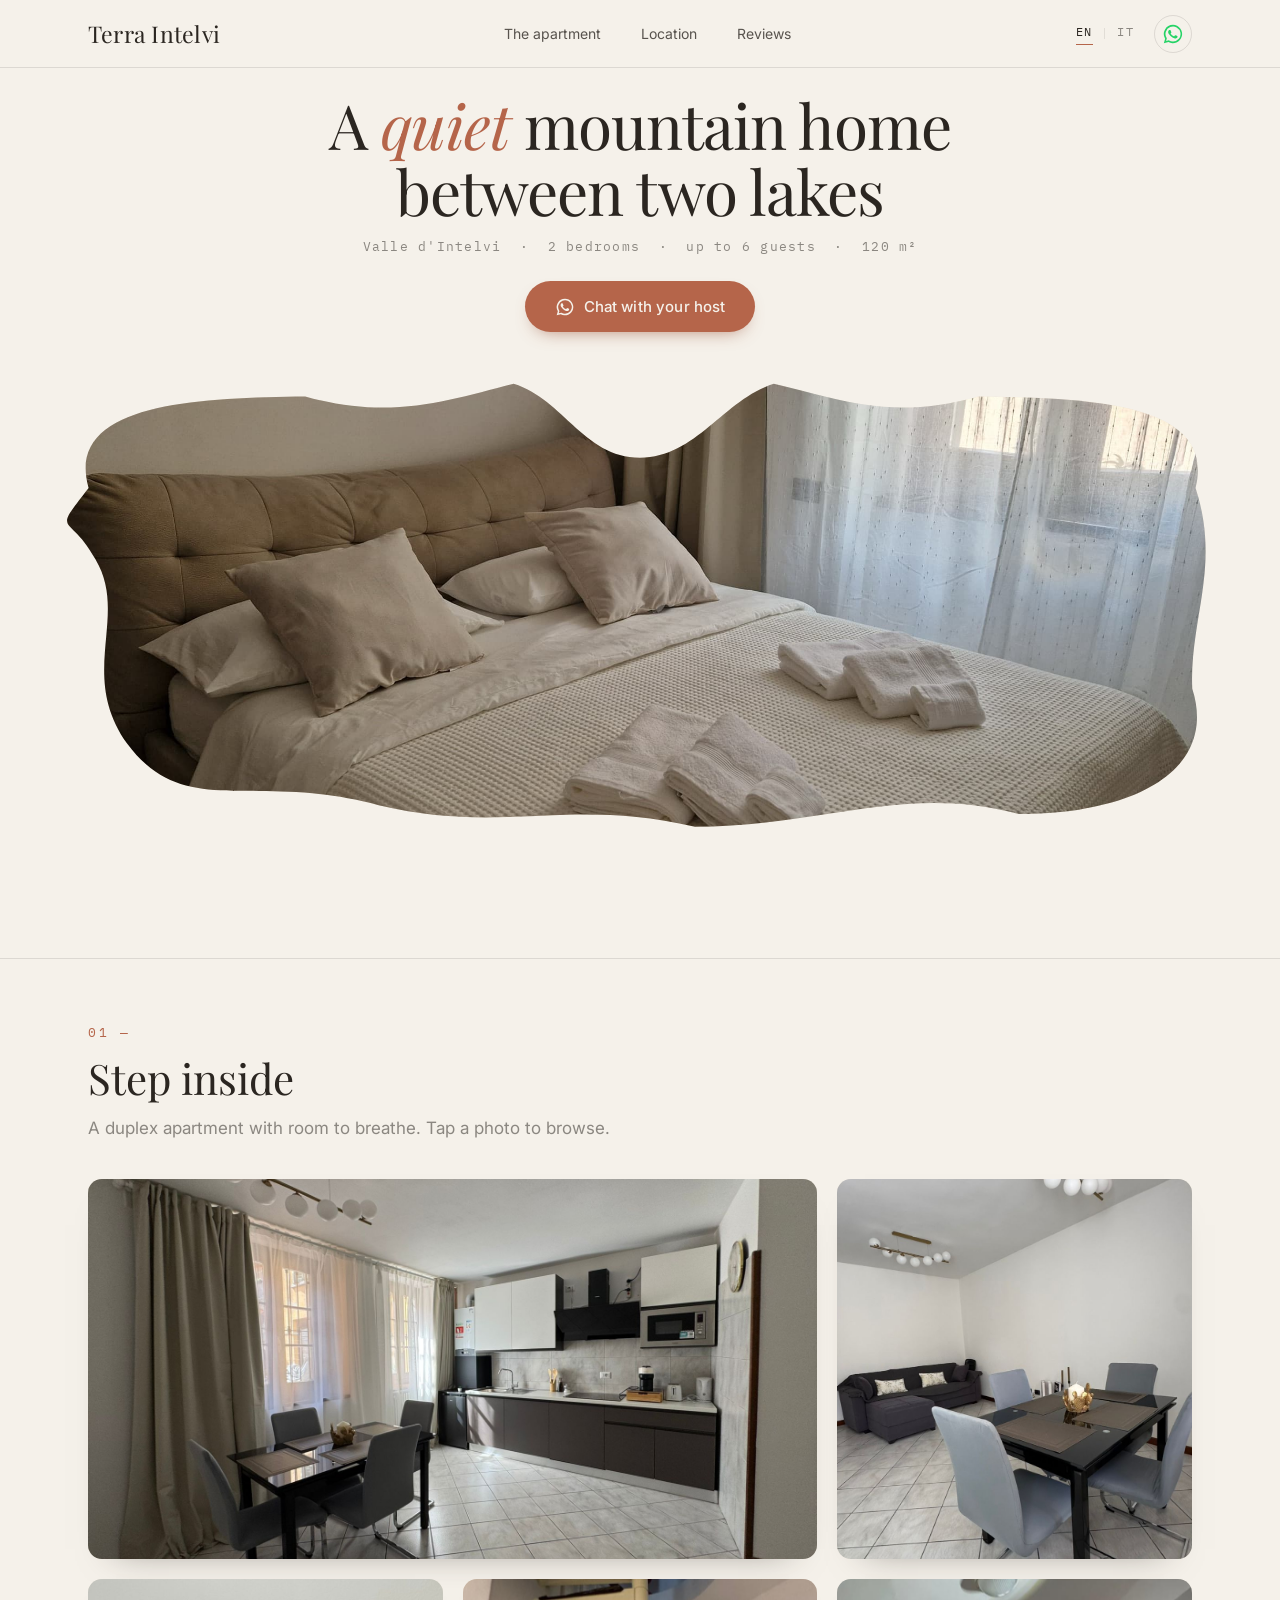
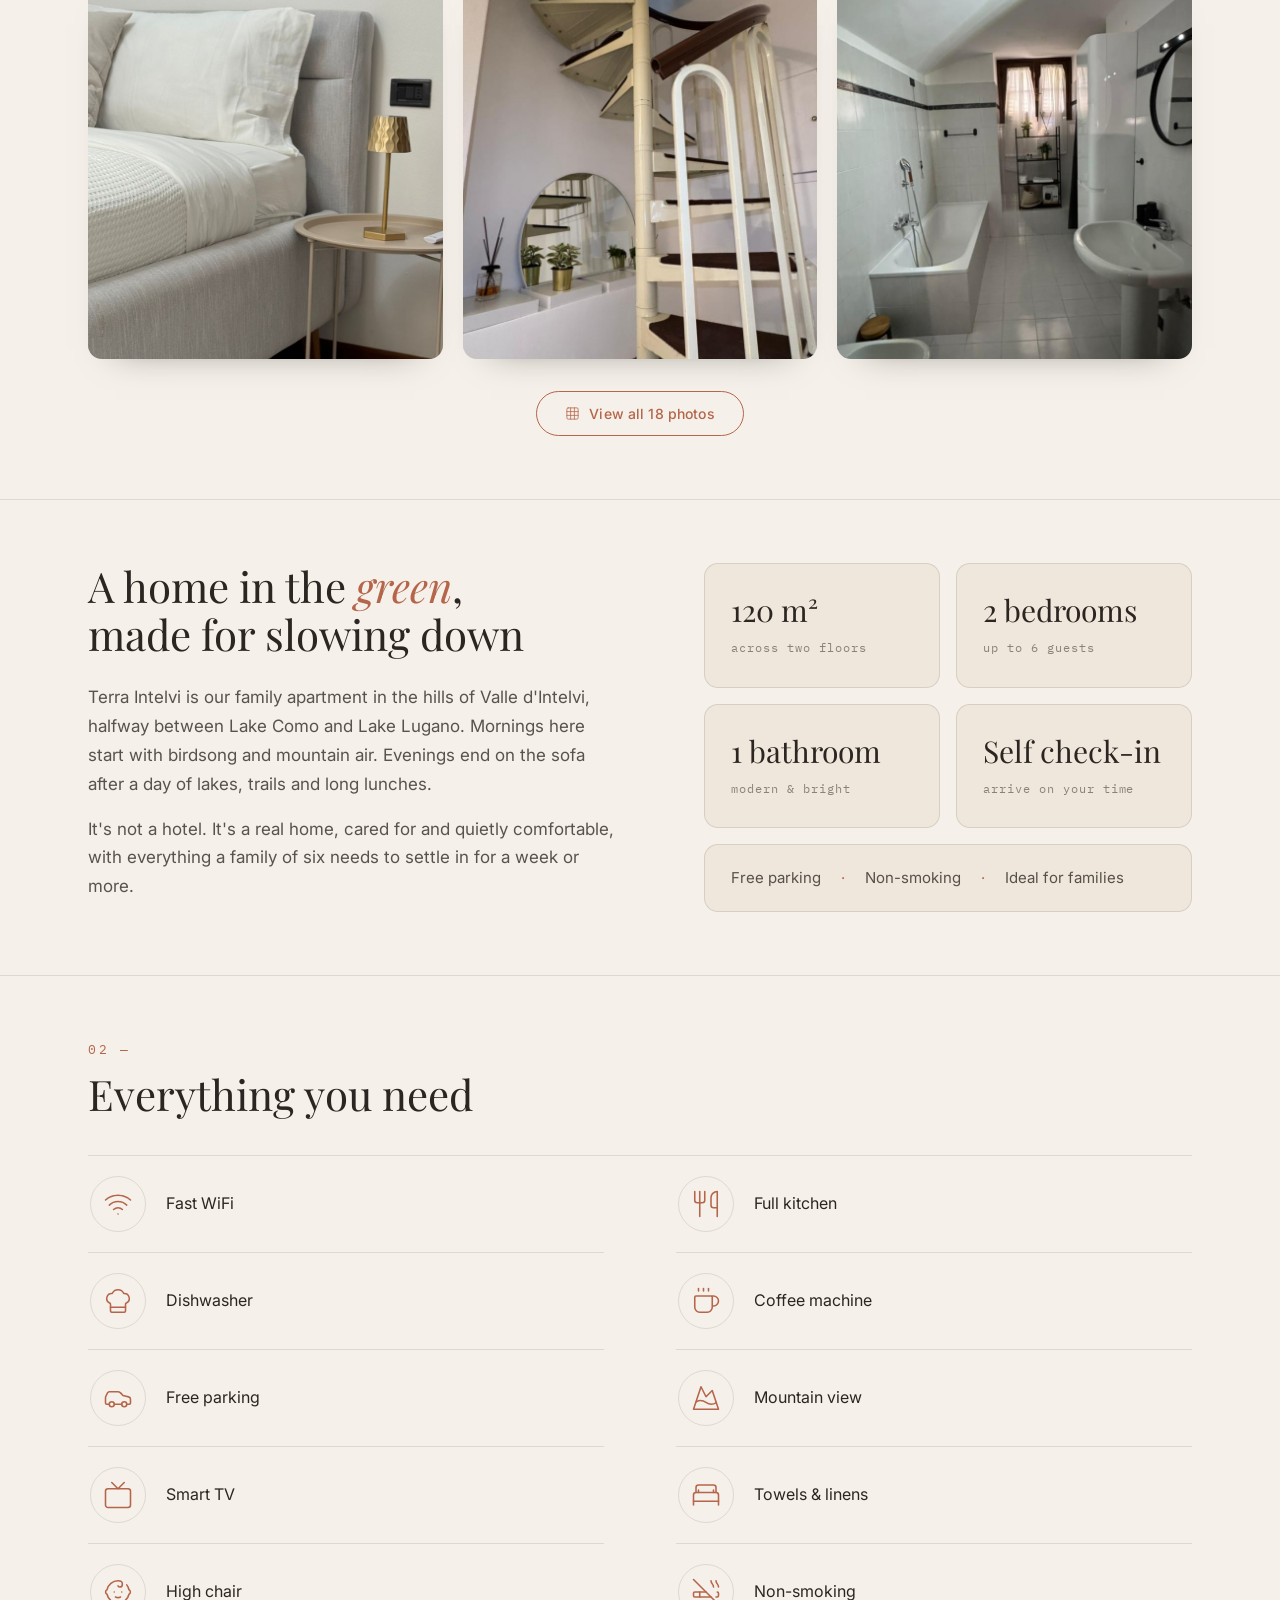
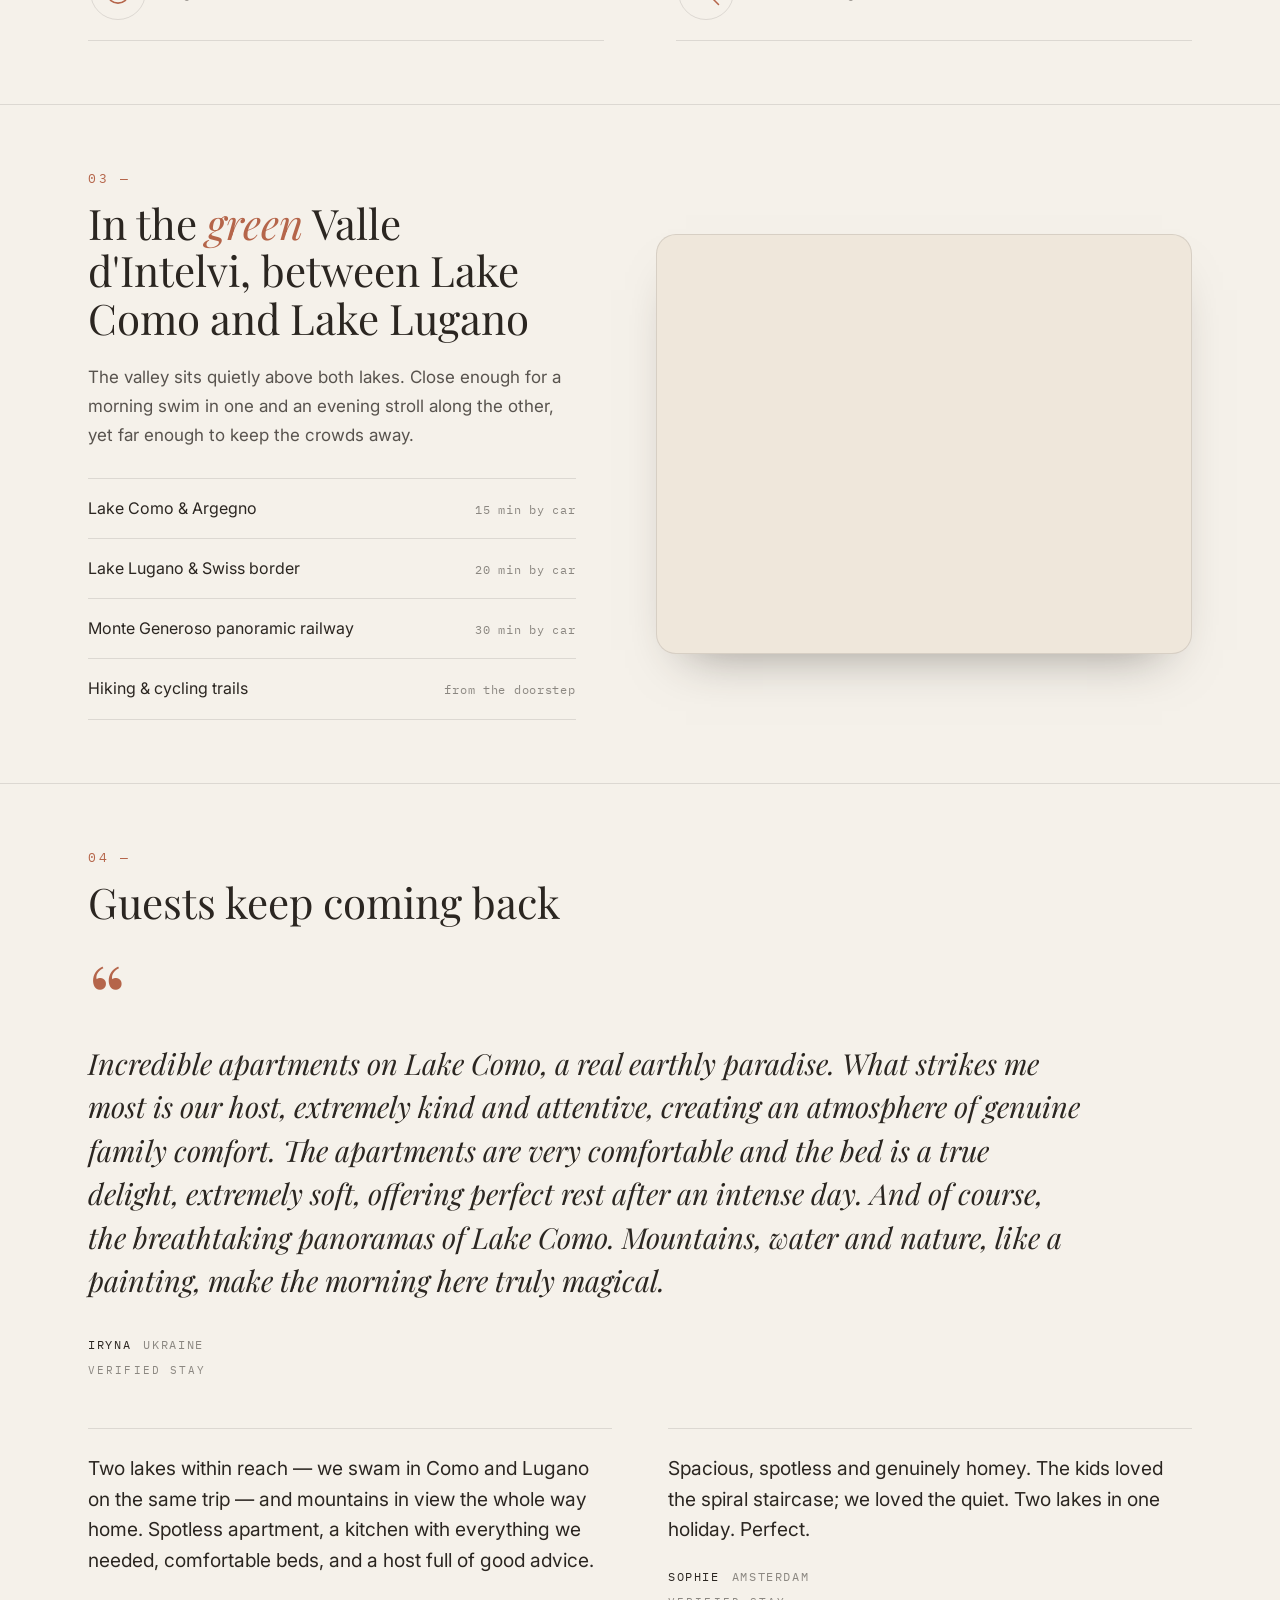
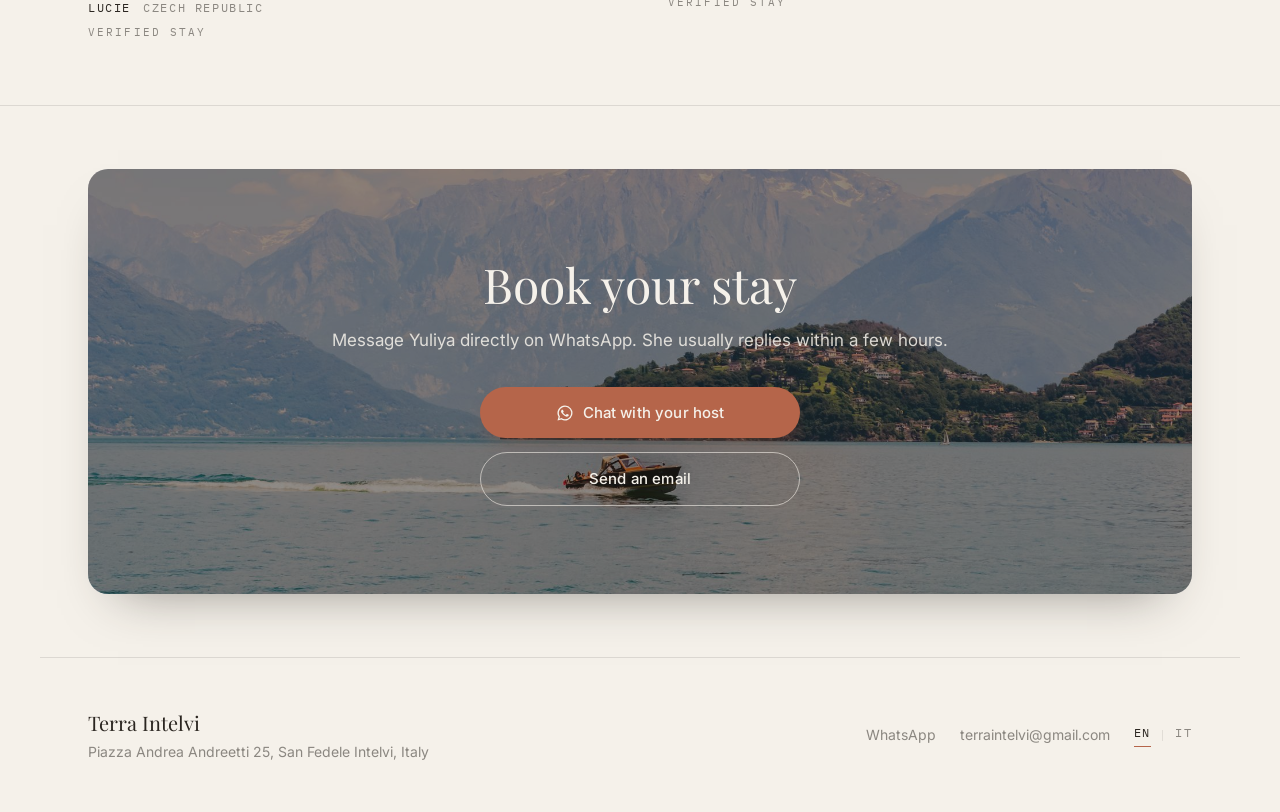
<file: Terra Intelvi Landing Page/site/index.html>
<!DOCTYPE html>
<html lang="en">
<head>
  <meta charset="UTF-8">
  <meta name="viewport" content="width=device-width, initial-scale=1.0">
  <title>Terra Intelvi — Apartment in Valle d'Intelvi, near Lake Como</title>
  <meta name="description" content="Rent a family apartment near Lake Como & Lake Lugano. 120m², 2 bedrooms, up to 6 guests, mountain views, free parking. Valle d'Intelvi, Italy. Book direct.">
  <meta name="google-site-verification" content="zpuRRS3Jcu4MTK29QXuSIWOsKCP_oNe7l4B52bhbvH0" />
  <!-- Open Graph for link previews (WhatsApp, iMessage, etc.) -->
  <meta property="og:type" content="website">
  <meta property="og:title" content="Terra Intelvi — Apartment in Valle d'Intelvi, near Lake Como">
  <meta property="og:description" content="Rent a family apartment near Lake Como & Lake Lugano. 120m², 2 bedrooms, up to 6 guests, mountain views, free parking. Valle d'Intelvi, Italy. Book direct.">
  <meta property="og:image" content="images/stock/hero-main.jpg">
  <!-- Favicon: warm paper background, clay TI monogram -->
  <link rel="icon" href="data:image/svg+xml,%3Csvg xmlns='http://www.w3.org/2000/svg' viewBox='0 0 64 64'%3E%3Crect width='64' height='64' rx='14' fill='%23F5F1EA'/%3E%3Ctext x='32' y='43' text-anchor='middle' font-family='Georgia,serif' font-size='30' fill='%23B5654A'%3ETI%3C/text%3E%3C/svg%3E">
  <link rel="preconnect" href="https://fonts.googleapis.com">
  <link rel="preconnect" href="https://fonts.gstatic.com" crossorigin>
  <link href="https://fonts.googleapis.com/css2?family=Playfair+Display:ital,wght@0,400..700;1,400..700&family=Inter:wght@400;500;600&family=IBM+Plex+Mono:wght@400;500&display=swap" rel="stylesheet">
  <link rel="stylesheet" href="styles.css">
</head>
<body>

  <!-- ================= 1. HEADER ================= -->
  <header class="header">
    <div class="container header__inner">
      <a href="#" class="header__brand">Terra Intelvi</a>
      <nav class="header__nav" aria-label="Main">
        <a href="#gallery" data-en="The apartment" data-it="L'appartamento">The apartment</a>
        <a href="#location" data-en="Location" data-it="Dove siamo">Location</a>
        <a href="#reviews" data-en="Reviews" data-it="Recensioni">Reviews</a>
      </nav>
      <div class="header__right">
        <!-- Language toggle — page content only. The WhatsApp icon beside it is
             a separate link and is never part of this switch. -->
        <div class="lang" aria-label="Language">
          <a href="#" data-lang="en" class="is-active" aria-current="true">EN</a>
          <span class="lang__sep">|</span>
          <a href="#" data-lang="it">IT</a>
        </div>
        <a class="btn btn--icon-round" href="https://wa.me/393281196434" target="_blank" rel="noopener" aria-label="Chat with your host on WhatsApp" data-en-aria-label="Chat with your host on WhatsApp" data-it-aria-label="Scrivi al tuo host su WhatsApp">
          <svg width="22" height="22" viewBox="0 0 24 24" fill="currentColor" aria-hidden="true"><path d="M12 2a10 10 0 0 0-8.6 15.1L2 22l5-1.3A10 10 0 1 0 12 2Zm0 18.2a8.2 8.2 0 0 1-4.2-1.2l-.3-.2-3 .8.8-2.9-.2-.3A8.2 8.2 0 1 1 12 20.2Zm4.5-6.1c-.2-.1-1.5-.7-1.7-.8-.2-.1-.4-.1-.6.1-.2.2-.6.8-.8 1-.1.2-.3.2-.5.1a6.7 6.7 0 0 1-3.4-2.9c-.2-.4.3-.4.7-1.3 0-.2 0-.3-.1-.5l-.8-1.8c-.2-.5-.4-.4-.6-.4h-.5c-.2 0-.5.1-.7.3-.9.9-1.1 2.2-.2 3.9a12 12 0 0 0 4.6 4.3c1.7.8 2.4.8 3.2.7.5-.1 1.5-.6 1.7-1.2.2-.6.2-1.1.1-1.2 0-.1-.2-.2-.4-.3Z"/></svg>
        </a>
      </div>
    </div>
  </header>

  <main>

    <!-- ================= 2. HERO ================= -->
    <section class="hero container" aria-label="Terra Intelvi">
      <h1 class="hero__title" data-en="A <em>quiet</em> mountain home<br>between two lakes" data-it="Una <em>tranquilla</em> casa di montagna<br>tra due laghi">A <em>quiet</em> mountain home<br>between two lakes</h1>
      <p class="hero__meta" data-en="Valle d'Intelvi &nbsp;&middot;&nbsp; 2 bedrooms &nbsp;&middot;&nbsp; up to 6 guests &nbsp;&middot;&nbsp; 120 m&sup2;" data-it="Valle d'Intelvi &nbsp;&middot;&nbsp; 2 camere &nbsp;&middot;&nbsp; fino a 6 ospiti &nbsp;&middot;&nbsp; 120 m&sup2;">Valle d'Intelvi &nbsp;&middot;&nbsp; 2 bedrooms &nbsp;&middot;&nbsp; up to 6 guests &nbsp;&middot;&nbsp; 120 m&sup2;</p>
      <!-- CTA sits on clean paper between the meta line and the photo -->
      <div class="hero__cta">
        <a class="btn btn--clay" href="https://wa.me/393281196434" target="_blank" rel="noopener">
          <svg width="20" height="20" viewBox="0 0 24 24" fill="currentColor" aria-hidden="true"><path d="M12 2a10 10 0 0 0-8.6 15.1L2 22l5-1.3A10 10 0 1 0 12 2Zm0 18.2a8.2 8.2 0 0 1-4.2-1.2l-.3-.2-3 .8.8-2.9-.2-.3A8.2 8.2 0 1 1 12 20.2Zm4.5-6.1c-.2-.1-1.5-.7-1.7-.8-.2-.1-.4-.1-.6.1-.2.2-.6.8-.8 1-.1.2-.3.2-.5.1a6.7 6.7 0 0 1-3.4-2.9c-.2-.4.3-.4.7-1.3 0-.2 0-.3-.1-.5l-.8-1.8c-.2-.5-.4-.4-.6-.4h-.5c-.2 0-.5.1-.7.3-.9.9-1.1 2.2-.2 3.9a12 12 0 0 0 4.6 4.3c1.7.8 2.4.8 3.2.7.5-.1 1.5-.6 1.7-1.2.2-.6.2-1.1.1-1.2 0-.1-.2-.2-.4-.3Z"/></svg>
          <span data-en="Chat with your host" data-it="Scrivi al tuo host">Chat with your host</span>
        </a>
      </div>
      <div class="hero__figure">
        <!-- Organic wavy-blob cutout with a slow breathing morph (SMIL, 7s loop).
             The clipPath is in objectBoundingBox units so one path fits any frame
             size; the photo is oversized inside it so the slow scroll parallax
             (script.js) never exposes an edge. -->
        <svg class="hero__clip" width="0" height="0" aria-hidden="true" focusable="false">
          <defs>
            <clipPath id="heroWave" clipPathUnits="objectBoundingBox">
              <path d="M 0.05,0.1939 C 0.0125,0.051 0.1083,0.0204 0.2083,0.0918 C 0.2833,0.1469 0.3333,0.0408 0.3917,0.0653 C 0.4333,0.0857 0.45,0.1939 0.5,0.1939 C 0.55,0.1939 0.5667,0.0857 0.6083,0.0653 C 0.6667,0.0408 0.7167,0.1469 0.7917,0.0918 C 0.8917,0.0204 0.99,0.051 0.9567,0.1939 C 0.975,0.3469 0.9417,0.4388 0.9667,0.5612 C 0.99,0.6939 0.9333,0.8469 0.825,0.7857 C 0.7333,0.7347 0.6667,0.8735 0.5583,0.8122 C 0.45,0.751 0.4,0.8816 0.2917,0.8204 C 0.1833,0.7592 0.1083,0.8571 0.06,0.7184 C 0.0183,0.5918 0.065,0.4898 0.0367,0.3878 C 0.015,0.2857 0.0183,0.2857 0.05,0.1939 Z">
                <animate attributeName="d" dur="7s" repeatCount="indefinite" calcMode="spline" keyTimes="0;0.5;1" keySplines="0.4 0 0.6 1;0.4 0 0.6 1"
                  values="M 0.05,0.1939 C 0.0125,0.051 0.1083,0.0204 0.2083,0.0918 C 0.2833,0.1469 0.3333,0.0408 0.3917,0.0653 C 0.4333,0.0857 0.45,0.1939 0.5,0.1939 C 0.55,0.1939 0.5667,0.0857 0.6083,0.0653 C 0.6667,0.0408 0.7167,0.1469 0.7917,0.0918 C 0.8917,0.0204 0.99,0.051 0.9567,0.1939 C 0.975,0.3469 0.9417,0.4388 0.9667,0.5612 C 0.99,0.6939 0.9333,0.8469 0.825,0.7857 C 0.7333,0.7347 0.6667,0.8735 0.5583,0.8122 C 0.45,0.751 0.4,0.8816 0.2917,0.8204 C 0.1833,0.7592 0.1083,0.8571 0.06,0.7184 C 0.0183,0.5918 0.065,0.4898 0.0367,0.3878 C 0.015,0.2857 0.0183,0.2857 0.05,0.1939 Z;
                          M 0.035,0.2488 C 0.0251,0.0939 0.1383,0.0939 0.2284,0.0492 C 0.2983,0.0857 0.3435,0.0897 0.3965,0.0287 C 0.4384,0.0614 0.4551,0.1633 0.5,0.1633 C 0.5449,0.1633 0.5715,0.0614 0.6134,0.0287 C 0.6715,0.0897 0.7065,0.0857 0.7767,0.0492 C 0.8716,0.0939 0.975,0.0939 0.9666,0.2488 C 0.99,0.3838 0.9666,0.4817 0.9565,0.6041 C 0.975,0.7428 0.9135,0.792 0.81,0.8286 C 0.7135,0.7713 0.6466,0.8123 0.5385,0.8491 C 0.4299,0.7999 0.3799,0.8327 0.2767,0.7838 C 0.1734,0.7223 0.1284,0.8082 0.0801,0.6692 C 0.0384,0.5429 0.08,0.4409 0.0517,0.3386 C 0.03,0.2614 0.0033,0.3346 0.035,0.2488 Z;
                          M 0.05,0.1939 C 0.0125,0.051 0.1083,0.0204 0.2083,0.0918 C 0.2833,0.1469 0.3333,0.0408 0.3917,0.0653 C 0.4333,0.0857 0.45,0.1939 0.5,0.1939 C 0.55,0.1939 0.5667,0.0857 0.6083,0.0653 C 0.6667,0.0408 0.7167,0.1469 0.7917,0.0918 C 0.8917,0.0204 0.99,0.051 0.9567,0.1939 C 0.975,0.3469 0.9417,0.4388 0.9667,0.5612 C 0.99,0.6939 0.9333,0.8469 0.825,0.7857 C 0.7333,0.7347 0.6667,0.8735 0.5583,0.8122 C 0.45,0.751 0.4,0.8816 0.2917,0.8204 C 0.1833,0.7592 0.1083,0.8571 0.06,0.7184 C 0.0183,0.5918 0.065,0.4898 0.0367,0.3878 C 0.015,0.2857 0.0183,0.2857 0.05,0.1939 Z"></animate>
              </path>
            </clipPath>
            <!-- Portrait twin of the blob above, for the phone hero. The landscape
                 path stretched into a tall frame turns its side bumps into long
                 smears, so the vertical frame gets its own path: the waves run
                 down the left and right edges instead of across the top and
                 bottom. Same 7s breathing morph, same segment structure (M + 11
                 cubics + Z) so the two keyframes interpolate cleanly. -->
            <clipPath id="heroWaveTall" clipPathUnits="objectBoundingBox">
              <path d="M 0.5,0.02 C 0.68,0.02 0.72,0.1 0.86,0.14 C 0.97,0.175 1,0.28 0.965,0.4 C 0.94,0.5 0.99,0.58 0.965,0.68 C 0.94,0.79 0.97,0.9 0.85,0.935 C 0.72,0.975 0.66,0.99 0.5,0.985 C 0.34,0.99 0.28,0.975 0.15,0.935 C 0.03,0.9 0.06,0.79 0.035,0.68 C 0.01,0.58 0.06,0.5 0.035,0.4 C 0,0.28 0.03,0.175 0.14,0.14 C 0.28,0.1 0.32,0.02 0.5,0.02 Z">
                <animate attributeName="d" dur="7s" repeatCount="indefinite" calcMode="spline" keyTimes="0;0.5;1" keySplines="0.4 0 0.6 1;0.4 0 0.6 1"
                  values="M 0.5,0.02 C 0.68,0.02 0.72,0.1 0.86,0.14 C 0.97,0.175 1,0.28 0.965,0.4 C 0.94,0.5 0.99,0.58 0.965,0.68 C 0.94,0.79 0.97,0.9 0.85,0.935 C 0.72,0.975 0.66,0.99 0.5,0.985 C 0.34,0.99 0.28,0.975 0.15,0.935 C 0.03,0.9 0.06,0.79 0.035,0.68 C 0.01,0.58 0.06,0.5 0.035,0.4 C 0,0.28 0.03,0.175 0.14,0.14 C 0.28,0.1 0.32,0.02 0.5,0.02 Z;
                          M 0.5,0.035 C 0.66,0.015 0.75,0.09 0.87,0.125 C 0.985,0.16 0.98,0.3 0.955,0.415 C 0.93,0.52 0.975,0.6 0.95,0.695 C 0.925,0.8 0.955,0.885 0.83,0.945 C 0.7,0.985 0.65,0.97 0.5,0.975 C 0.35,0.98 0.29,0.99 0.16,0.945 C 0.045,0.885 0.075,0.8 0.05,0.695 C 0.025,0.6 0.07,0.52 0.045,0.415 C 0.02,0.3 0.015,0.16 0.13,0.125 C 0.25,0.09 0.34,0.015 0.5,0.035 Z;
                          M 0.5,0.02 C 0.68,0.02 0.72,0.1 0.86,0.14 C 0.97,0.175 1,0.28 0.965,0.4 C 0.94,0.5 0.99,0.58 0.965,0.68 C 0.94,0.79 0.97,0.9 0.85,0.935 C 0.72,0.975 0.66,0.99 0.5,0.985 C 0.34,0.99 0.28,0.975 0.15,0.935 C 0.03,0.9 0.06,0.79 0.035,0.68 C 0.01,0.58 0.06,0.5 0.035,0.4 C 0,0.28 0.03,0.175 0.14,0.14 C 0.28,0.1 0.32,0.02 0.5,0.02 Z"></animate>
              </path>
            </clipPath>
          </defs>
        </svg>
        <div class="hero__figure-inner">
          <!-- Phones get a portrait crop of the bedroom instead of the landscape
               frame: a 9:16 photo in a tall blob. The breakpoint here must stay in
               step with the one in styles.css that swaps the clip path. -->
          <picture>
            <source media="(max-width: 719px)" srcset="images/stock/hero-mob.jpg">
            <img src="images/stock/hero-main.jpg" alt="The bedroom at Terra Intelvi: a double bed made up in white linen beside a curtained window">
          </picture>
        </div>
      </div>
    </section>

    <hr class="rule">

    <!-- ================= 3. GALLERY ================= -->
    <section id="gallery" class="container">
      <div class="section-head fade-up">
        <span class="section-num">01 &mdash;</span>
        <h2 data-en="Step inside" data-it="Entra e guarda">Step inside</h2>
        <p data-en="A duplex apartment with room to breathe. Tap a photo to browse." data-it="Un appartamento su due piani, con tutto lo spazio per respirare. Tocca una foto per sfogliare.">A duplex apartment with room to breathe. Tap a photo to browse.</p>
      </div>
      <div class="gallery__preview">
        <button class="gallery__tile gallery__tile--large fade-up" data-photo="Kitchen-1.jpg" aria-label="Open photo gallery, kitchen">
          <img src="images/apartment/Kitchen-1.jpg" alt="Fully equipped kitchen" loading="lazy">
        </button>
        <button class="gallery__tile fade-up" data-photo="Living-dining-1.jpg" aria-label="Open photo gallery, living and dining">
          <img src="images/apartment/Living-dining-1.jpg" alt="Living and dining room" loading="lazy">
        </button>
        <button class="gallery__tile fade-up" data-photo="Bedrooms-1.jpg" aria-label="Open photo gallery, bedrooms">
          <img src="images/apartment/Bedrooms-1.jpg" alt="Restful bedroom" loading="lazy">
        </button>
        <button class="gallery__tile fade-up" data-photo="Spiral-staircase.jpg" aria-label="Open photo gallery, spiral staircase">
          <img src="images/apartment/Spiral-staircase.jpg" alt="Spiral staircase" loading="lazy">
        </button>
        <button class="gallery__tile fade-up" data-photo="Bathroom-2.jpg" aria-label="Open photo gallery, bathroom">
          <img src="images/apartment/Bathroom-2.jpg" alt="Modern bathroom" loading="lazy">
        </button>
      </div>
      <!-- Expanded inline gallery: remaining 13 photos, filled by script.js -->
      <div class="gallery__extra" id="gallery-extra" aria-hidden="true">
        <div class="gallery__extra-grid" id="gallery-extra-grid"></div>
      </div>
      <div class="gallery__more fade-up">
        <button class="btn btn--outline" id="view-all-photos" aria-expanded="false">
          <svg class="icon-grid" width="15" height="15" viewBox="0 0 24 24" fill="none" stroke="currentColor" stroke-width="1.25" stroke-linecap="round" stroke-linejoin="round" aria-hidden="true"><rect width="18" height="18" x="3" y="3" rx="2"/><path d="M3 9h18"/><path d="M3 15h18"/><path d="M9 3v18"/><path d="M15 3v18"/></svg>
          <svg class="icon-up" width="15" height="15" viewBox="0 0 24 24" fill="none" stroke="currentColor" stroke-width="1.25" stroke-linecap="round" stroke-linejoin="round" aria-hidden="true"><path d="m18 15-6-6-6 6"/></svg>
          <span id="view-all-label" data-en="View all 18 photos" data-it="Guarda tutte le 18 foto">View all 18 photos</span>
        </button>
      </div>
    </section>

    <hr class="rule">

    <!-- ================= 4. ABOUT ================= -->
    <section id="about" class="container">
      <div class="about__grid">
        <div class="about__text fade-up">
          <h2 data-en="A home in the <em>green</em>, made for slowing down" data-it="Una casa nel <em>verde</em>, fatta per rallentare">A home in the <em>green</em>, made for slowing down</h2>
          <p data-en="Terra Intelvi is our family apartment in the hills of Valle d'Intelvi, halfway between Lake Como and Lake Lugano. Mornings here start with birdsong and mountain air. Evenings end on the sofa after a day of lakes, trails and long lunches." data-it="Terra Intelvi è l'appartamento della nostra famiglia sulle colline della Valle d'Intelvi, a metà strada tra il Lago di Como e il Lago di Lugano. Qui le mattine iniziano con il canto degli uccelli e l'aria di montagna. Le sere finiscono sul divano, dopo una giornata tra laghi, sentieri e lunghi pranzi.">Terra Intelvi is our family apartment in the hills of Valle d'Intelvi, halfway between Lake Como and Lake Lugano. Mornings here start with birdsong and mountain air. Evenings end on the sofa after a day of lakes, trails and long lunches.</p>
          <p data-en="It's not a hotel. It's a real home, cared for and quietly comfortable, with everything a family of six needs to settle in for a week or more." data-it="Non è un hotel. È una casa vera, curata e silenziosamente confortevole, con tutto ciò che serve a una famiglia di sei persone per sentirsi a casa per una settimana o più.">It's not a hotel. It's a real home, cared for and quietly comfortable, with everything a family of six needs to settle in for a week or more.</p>
        </div>
        <div class="facts">
          <div class="fact-card fade-up"><div class="fact-card__value">120 m&sup2;</div><div class="fact-card__label" data-en="across two floors" data-it="su due piani">across two floors</div></div>
          <div class="fact-card fade-up"><div class="fact-card__value" data-en="2 bedrooms" data-it="2 camere">2 bedrooms</div><div class="fact-card__label" data-en="up to 6 guests" data-it="fino a 6 ospiti">up to 6 guests</div></div>
          <div class="fact-card fade-up"><div class="fact-card__value" data-en="1 bathroom" data-it="1 bagno">1 bathroom</div><div class="fact-card__label" data-en="modern &amp; bright" data-it="moderno e luminoso">modern &amp; bright</div></div>
          <div class="fact-card fade-up"><div class="fact-card__value" data-en="Self check-in" data-it="Check-in autonomo">Self check-in</div><div class="fact-card__label" data-en="arrive on your time" data-it="arriva quando vuoi">arrive on your time</div></div>
          <div class="tags fade-up">
            <span data-en="Free parking" data-it="Parcheggio gratuito">Free parking</span><span class="dot">&middot;</span>
            <span data-en="Non-smoking" data-it="Non fumatori">Non-smoking</span><span class="dot">&middot;</span>
            <span data-en="Ideal for families" data-it="Ideale per famiglie">Ideal for families</span>
          </div>
        </div>
      </div>
    </section>

    <hr class="rule">

    <!-- ================= 5. AMENITIES ================= -->
    <section id="amenities" class="container">
      <div class="section-head fade-up">
        <span class="section-num">02 &mdash;</span>
        <h2 data-en="Everything you need" data-it="Tutto il necessario">Everything you need</h2>
      </div>
      <div class="amenities__list">
        <div class="amenity fade-up"><span class="amenity__icon"><svg width="30" height="30" viewBox="0 0 24 24" fill="none" stroke-width="1.25" stroke-linecap="round" stroke-linejoin="round"><path d="M12 20h.01"/><path d="M2 8.82a15 15 0 0 1 20 0"/><path d="M5 12.859a10 10 0 0 1 14 0"/><path d="M8.5 16.429a5 5 0 0 1 7 0"/></svg></span><span data-en="Fast WiFi" data-it="WiFi veloce">Fast WiFi</span></div>
        <div class="amenity fade-up"><span class="amenity__icon"><svg width="30" height="30" viewBox="0 0 24 24" fill="none" stroke-width="1.25" stroke-linecap="round" stroke-linejoin="round"><path d="M3 2v7c0 1.1.9 2 2 2h4a2 2 0 0 0 2-2V2"/><path d="M7 2v20"/><path d="M21 15V2a5 5 0 0 0-5 5v6c0 1.1.9 2 2 2h3Zm0 0v7"/></svg></span><span data-en="Full kitchen" data-it="Cucina completa">Full kitchen</span></div>
        <div class="amenity fade-up"><span class="amenity__icon"><svg width="30" height="30" viewBox="0 0 24 24" fill="none" stroke-width="1.25" stroke-linecap="round" stroke-linejoin="round"><path d="M17 21a1 1 0 0 0 1-1v-5.35c0-.457.316-.844.727-1.041a4 4 0 0 0-2.134-7.589 5 5 0 0 0-9.186 0 4 4 0 0 0-2.134 7.588c.411.198.727.585.727 1.041V20a1 1 0 0 0 1 1Z"/><path d="M6 17h12"/></svg></span><span data-en="Dishwasher" data-it="Lavastoviglie">Dishwasher</span></div>
        <div class="amenity fade-up"><span class="amenity__icon"><svg width="30" height="30" viewBox="0 0 24 24" fill="none" stroke-width="1.25" stroke-linecap="round" stroke-linejoin="round"><path d="M10 2v2"/><path d="M14 2v2"/><path d="M16 8a1 1 0 0 1 1 1v8a4 4 0 0 1-4 4H7a4 4 0 0 1-4-4V9a1 1 0 0 1 1-1h14a4 4 0 1 1 0 8h-1"/><path d="M6 2v2"/></svg></span><span data-en="Coffee machine" data-it="Macchina del caffè">Coffee machine</span></div>
        <div class="amenity fade-up"><span class="amenity__icon"><svg width="30" height="30" viewBox="0 0 24 24" fill="none" stroke-width="1.25" stroke-linecap="round" stroke-linejoin="round"><path d="M19 17h2c.6 0 1-.4 1-1v-3c0-.9-.7-1.7-1.5-1.9C18.7 10.6 16 10 16 10s-1.3-1.4-2.2-2.3c-.5-.4-1.1-.7-1.8-.7H5c-.6 0-1.1.4-1.4.9l-1.4 2.9A3.7 3.7 0 0 0 2 12v4c0 .6.4 1 1 1h2"/><circle cx="7" cy="17" r="2"/><path d="M9 17h6"/><circle cx="17" cy="17" r="2"/></svg></span><span data-en="Free parking" data-it="Parcheggio gratuito">Free parking</span></div>
        <div class="amenity fade-up"><span class="amenity__icon"><svg width="30" height="30" viewBox="0 0 24 24" fill="none" stroke-width="1.25" stroke-linecap="round" stroke-linejoin="round"><path d="m8 3 4 8 5-5 5 15H2L8 3z"/><path d="M4.14 15.08c2.62-1.57 5.24-1.43 7.86.42 2.74 1.94 5.49 2 8.23.19"/></svg></span><span data-en="Mountain view" data-it="Vista montagna">Mountain view</span></div>
        <div class="amenity fade-up"><span class="amenity__icon"><svg width="30" height="30" viewBox="0 0 24 24" fill="none" stroke-width="1.25" stroke-linecap="round" stroke-linejoin="round"><rect width="20" height="15" x="2" y="7" rx="2" ry="2"/><polyline points="17 2 12 7 7 2"/></svg></span><span data-en="Smart TV" data-it="Smart TV">Smart TV</span></div>
        <div class="amenity fade-up"><span class="amenity__icon"><svg width="30" height="30" viewBox="0 0 24 24" fill="none" stroke-width="1.25" stroke-linecap="round" stroke-linejoin="round"><path d="M2 20v-8a2 2 0 0 1 2-2h16a2 2 0 0 1 2 2v8"/><path d="M4 10V6a2 2 0 0 1 2-2h12a2 2 0 0 1 2 2v4"/><path d="M2 17h20"/><path d="M6 8v2"/><path d="M18 8v2"/></svg></span><span data-en="Towels &amp; linens" data-it="Asciugamani e biancheria">Towels &amp; linens</span></div>
        <div class="amenity fade-up"><span class="amenity__icon"><svg width="30" height="30" viewBox="0 0 24 24" fill="none" stroke-width="1.25" stroke-linecap="round" stroke-linejoin="round"><path d="M9 12h.01"/><path d="M15 12h.01"/><path d="M10 16c.5.3 1.2.5 2 .5s1.5-.2 2-.5"/><path d="M19 6.3a9 9 0 0 1 1.8 3.9 2 2 0 0 1 0 3.6 9 9 0 0 1-17.6 0 2 2 0 0 1 0-3.6A9 9 0 0 1 12 3c2 0 3.5 1.1 3.5 2.5s-.9 2.5-2 2.5c-.8 0-1.5-.4-1.5-1"/></svg></span><span data-en="High chair" data-it="Seggiolone">High chair</span></div>
        <div class="amenity fade-up"><span class="amenity__icon"><svg width="30" height="30" viewBox="0 0 24 24" fill="none" stroke-width="1.25" stroke-linecap="round" stroke-linejoin="round"><path d="M12 12H3a1 1 0 0 0-1 1v2a1 1 0 0 0 1 1h13"/><path d="M18 8c0-2.5-2-2.5-2-5"/><path d="m2 2 20 20"/><path d="M21 12a1 1 0 0 1 1 1v2a1 1 0 0 1-1 1h-1"/><path d="M22 8c0-2.5-2-2.5-2-5"/><path d="M7 12v4"/></svg></span><span data-en="Non-smoking" data-it="Non fumatori">Non-smoking</span></div>
      </div>
    </section>

    <hr class="rule">

    <!-- ================= 6. LOCATION ================= -->
    <section id="location" class="container">
      <div class="location__grid">
        <div class="location__text fade-up">
          <span class="section-num">03 &mdash;</span>
          <h2 data-en="In the <em>green</em> Valle d'Intelvi, between Lake Como and Lake Lugano" data-it="Nella <em>verde</em> Valle d'Intelvi, tra il Lago di Como e il Lago di Lugano">In the <em>green</em> Valle d'Intelvi, between Lake Como and Lake Lugano</h2>
          <p data-en="The valley sits quietly above both lakes. Close enough for a morning swim in one and an evening stroll along the other, yet far enough to keep the crowds away." data-it="La valle si affaccia in silenzio su entrambi i laghi. Abbastanza vicina per un bagno la mattina in uno e una passeggiata la sera lungo l'altro, ma lontana quel tanto che basta per lasciarsi la folla alle spalle.">The valley sits quietly above both lakes. Close enough for a morning swim in one and an evening stroll along the other, yet far enough to keep the crowds away.</p>
          <div class="location__list">
            <div class="location__item"><span data-en="Lake Como &amp; Argegno" data-it="Lago di Como e Argegno">Lake Como &amp; Argegno</span><span data-en="15 min by car" data-it="15 min in auto">15 min by car</span></div>
            <div class="location__item"><span data-en="Lake Lugano &amp; Swiss border" data-it="Lago di Lugano e confine svizzero">Lake Lugano &amp; Swiss border</span><span data-en="20 min by car" data-it="20 min in auto">20 min by car</span></div>
            <div class="location__item"><span data-en="Monte Generoso panoramic railway" data-it="Ferrovia panoramica del Monte Generoso">Monte Generoso panoramic railway</span><span data-en="30 min by car" data-it="30 min in auto">30 min by car</span></div>
            <div class="location__item"><span data-en="Hiking &amp; cycling trails" data-it="Sentieri e piste ciclabili">Hiking &amp; cycling trails</span><span data-en="from the doorstep" data-it="a due passi da casa">from the doorstep</span></div>
          </div>
        </div>
        <div class="location__map fade-up">
          <iframe
            src="https://www.google.com/maps?q=Piazza+Andrea+Andreetti%2C+25%2C+San+Fedele+Intelvi+%28Valle+d%27Intelvi%29%2C+Italy&output=embed"
            title="Map showing Terra Intelvi's location in San Fedele Intelvi"
            data-en-title="Map showing Terra Intelvi's location in San Fedele Intelvi"
            data-it-title="Mappa con la posizione di Terra Intelvi a San Fedele Intelvi"
            loading="lazy"
            referrerpolicy="no-referrer-when-downgrade"
            allowfullscreen></iframe>
        </div>
      </div>
    </section>

    <hr class="rule">

    <!-- ================= 7. REVIEWS ================= -->
    <section id="reviews" class="container">
      <div class="reviews__head fade-up">
        <span class="section-num">04 &mdash;</span>
        <h2 data-en="Guests keep coming back" data-it="Gli ospiti tornano sempre volentieri">Guests keep coming back</h2>
      </div>
      <div class="reviews__spread">
        <!-- Lead review, set as a pull-quote -->
        <article class="review-lead fade-up">
          <div class="review-lead__mark">&ldquo;</div>
          <p data-en="Incredible apartments on Lake Como, a real earthly paradise. What strikes me most is our host, extremely kind and attentive, creating an atmosphere of genuine family comfort. The apartments are very comfortable and the bed is a true delight, extremely soft, offering perfect rest after an intense day. And of course, the breathtaking panoramas of Lake Como. Mountains, water and nature, like a painting, make the morning here truly magical." data-it="Appartamenti incredibili sul Lago di Como, un vero paradiso terrestre. Quello che colpisce di più è la nostra host, gentilissima e attenta, capace di creare un'atmosfera di autentico calore familiare. Gli appartamenti sono comodissimi e il letto è una vera delizia, morbidissimo, che regala un riposo perfetto dopo una giornata intensa. E poi, naturalmente, i panorami mozzafiato sul Lago di Como. Montagne, acqua e natura, come in un quadro: qui la mattina è davvero magica.">Incredible apartments on Lake Como, a real earthly paradise. What strikes me most is our host, extremely kind and attentive, creating an atmosphere of genuine family comfort. The apartments are very comfortable and the bed is a true delight, extremely soft, offering perfect rest after an intense day. And of course, the breathtaking panoramas of Lake Como. Mountains, water and nature, like a painting, make the morning here truly magical.</p>
          <footer>
            <div class="review__by"><span class="review-lead__name">Iryna</span><span class="review-lead__origin" data-en="Ukraine" data-it="Ucraina">Ukraine</span></div>
            <span class="review-meta" data-en="Verified stay" data-it="Soggiorno verificato">Verified stay</span>
          </footer>
        </article>
        <div class="reviews__side">
          <article class="review-note fade-up">
            <p data-en="Two lakes within reach &mdash; we swam in Como and Lugano on the same trip &mdash; and mountains in view the whole way home. Spotless apartment, a kitchen with everything we needed, comfortable beds, and a host full of good advice." data-it="Due laghi a portata di mano: nello stesso viaggio abbiamo nuotato nel Lago di Como e in quello di Lugano, con le montagne sempre davanti agli occhi. Appartamento impeccabile, cucina attrezzata di tutto, letti comodissimi e una host piena di consigli preziosi.">Two lakes within reach &mdash; we swam in Como and Lugano on the same trip &mdash; and mountains in view the whole way home. Spotless apartment, a kitchen with everything we needed, comfortable beds, and a host full of good advice.</p>
            <footer>
              <div class="review__by"><span class="review-note__name">Lucie</span><span class="review-note__origin" data-en="Czech Republic" data-it="Repubblica Ceca">Czech Republic</span></div>
              <span class="review-meta" data-en="Verified stay" data-it="Soggiorno verificato">Verified stay</span>
            </footer>
          </article>
          <!-- PLACEHOLDER REVIEW -->
          <article class="review-note fade-up">
            <p data-en="Spacious, spotless and genuinely homey. The kids loved the spiral staircase; we loved the quiet. Two lakes in one holiday. Perfect." data-it="Spazioso, impeccabile e davvero accogliente. I bambini hanno adorato la scala a chiocciola, noi il silenzio. Due laghi in una sola vacanza. Perfetto.">Spacious, spotless and genuinely homey. The kids loved the spiral staircase; we loved the quiet. Two lakes in one holiday. Perfect.</p>
            <footer>
              <div class="review__by"><span class="review-note__name">Sophie</span><span class="review-note__origin" data-en="Amsterdam" data-it="Amsterdam">Amsterdam</span></div>
              <span class="review-meta" data-en="Verified stay" data-it="Soggiorno verificato">Verified stay</span>
            </footer>
          </article>
        </div>
      </div>
    </section>

    <hr class="rule">

    <!-- ================= 8. CLOSING CTA ================= -->
    <section id="book" class="container">
      <div class="cta fade-up">
        <div class="cta__inner">
          <h2 data-en="Book your stay" data-it="Prenota il tuo soggiorno">Book your stay</h2>
          <p data-en="Message Yuliya directly on WhatsApp. She usually replies within a few hours." data-it="Scrivi direttamente a Yuliya su WhatsApp. Di solito risponde nel giro di poche ore.">Message Yuliya directly on WhatsApp. She usually replies within a few hours.</p>
          <div class="cta__actions">
            <a class="btn" href="https://wa.me/393281196434" target="_blank" rel="noopener">
              <svg width="18" height="18" viewBox="0 0 24 24" fill="currentColor" aria-hidden="true"><path d="M12 2a10 10 0 0 0-8.6 15.1L2 22l5-1.3A10 10 0 1 0 12 2Zm0 18.2a8.2 8.2 0 0 1-4.2-1.2l-.3-.2-3 .8.8-2.9-.2-.3A8.2 8.2 0 1 1 12 20.2Zm4.5-6.1c-.2-.1-1.5-.7-1.7-.8-.2-.1-.4-.1-.6.1-.2.2-.6.8-.8 1-.1.2-.3.2-.5.1a6.7 6.7 0 0 1-3.4-2.9c-.2-.4.3-.4.7-1.3 0-.2 0-.3-.1-.5l-.8-1.8c-.2-.5-.4-.4-.6-.4h-.5c-.2 0-.5.1-.7.3-.9.9-1.1 2.2-.2 3.9a12 12 0 0 0 4.6 4.3c1.7.8 2.4.8 3.2.7.5-.1 1.5-.6 1.7-1.2.2-.6.2-1.1.1-1.2 0-.1-.2-.2-.4-.3Z"/></svg>
              <span data-en="Chat with your host" data-it="Scrivi al tuo host">Chat with your host</span>
            </a>
            <a class="btn btn--ghost-light" href="mailto:terraintelvi@gmail.com" data-en="Send an email" data-it="Scrivi un'email">Send an email</a>
          </div>
        </div>
      </div>
    </section>

    <!-- ================= 9. FOOTER ================= -->
    <footer class="footer">
      <div class="container footer__inner">
        <div>
          <div class="footer__brand">Terra Intelvi</div>
          <div data-en="Piazza Andrea Andreetti 25, San Fedele Intelvi, Italy" data-it="Piazza Andrea Andreetti 25, San Fedele Intelvi, Italia">Piazza Andrea Andreetti 25, San Fedele Intelvi, Italy</div>
        </div>
        <div class="footer__links">
          <a href="https://wa.me/393281196434" target="_blank" rel="noopener">WhatsApp</a>
          <a href="mailto:terraintelvi@gmail.com">terraintelvi@gmail.com</a>
          <div class="lang">
            <a href="#" data-lang="en" class="is-active" aria-current="true">EN</a>
            <span class="lang__sep">|</span>
            <a href="#" data-lang="it">IT</a>
          </div>
        </div>
      </div>
    </footer>

  </main>

  <!-- ================= LIGHTBOX ================= -->
  <div class="lightbox" id="lightbox" role="dialog" aria-modal="true" aria-label="Photo viewer">
    <span class="lightbox__counter">1 / 18</span>
    <button class="lightbox__btn lightbox__close" aria-label="Close">
      <svg width="20" height="20" viewBox="0 0 24 24" fill="none" stroke="currentColor" stroke-width="1.25" stroke-linecap="round"><path d="M18 6 6 18"/><path d="m6 6 12 12"/></svg>
    </button>
    <button class="lightbox__btn lightbox__prev" aria-label="Previous photo">
      <svg width="22" height="22" viewBox="0 0 24 24" fill="none" stroke="currentColor" stroke-width="1.25" stroke-linecap="round" stroke-linejoin="round"><path d="m15 18-6-6 6-6"/></svg>
    </button>
    <button class="lightbox__btn lightbox__next" aria-label="Next photo">
      <svg width="22" height="22" viewBox="0 0 24 24" fill="none" stroke="currentColor" stroke-width="1.25" stroke-linecap="round" stroke-linejoin="round"><path d="m9 18 6-6-6-6"/></svg>
    </button>
    <img class="lightbox__img" alt="">
  </div>

  <script src="script.js"></script>
</body>
</html>
</file>
<file: Terra Intelvi Landing Page/site/styles.css>
/* ==========================================================================
   Terra Intelvi — styles.css
   Editorial / travel-magazine visual language.
   Three colours only: warm paper, deep ink, one clay accent.
   Mobile-first. 8px spacing grid.
   ========================================================================== */

/* ---------- Design tokens ---------- */
:root {
  /* Palette */
  --paper: #F5F1EA;          /* warm paper base — never pure white */
  --ink: #2B2621;            /* deep warm brown-black — never pure black */
  --clay: #B5654A;           /* weathered terracotta — the one accent */
  --clay-deep: #9A5138;      /* accent, pressed/hover state */
  --card: #EFE7DB;           /* barely darker than paper, for card fills */
  --hairline: rgba(43, 38, 33, 0.12);
  --whatsapp: #25D366;       /* the one green allowed on the page */

  /* Ink at reduced strength — softness without a second grey */
  --ink-soft: rgba(43, 38, 33, 0.78);
  --ink-faint: rgba(43, 38, 33, 0.52);

  /* Shape */
  --radius: 14px;            /* text cards */
  --radius-lg: 20px;         /* photos, map, large frames */
  --section-pad: clamp(56px, 7vh, 88px);
  /* Sticky header height: 38px control + 2 x 14px padding + 1px hairline.
     The hero subtracts it so the two together are exactly one screen. */
  --nav-h: 67px;

  /* Only photographs cast a shadow. Text surfaces never do. */
  --shadow-photo: 0 26px 50px -30px rgba(43, 38, 33, 0.5);
  --shadow-btn: 0 8px 18px -10px rgba(154, 81, 56, 0.75);

  --font-serif: 'Playfair Display', Georgia, serif;
  --font-sans: 'Inter', -apple-system, sans-serif;
  --font-mono: 'IBM Plex Mono', ui-monospace, SFMono-Regular, Menlo, monospace;
}

/* ---------- Reset & base ---------- */
*, *::before, *::after { box-sizing: border-box; }

html { scroll-behavior: smooth; }

body {
  margin: 0;
  background: var(--paper);
  color: var(--ink-soft);
  font-family: var(--font-sans);
  font-size: 17px;
  line-height: 1.7;
  -webkit-font-smoothing: antialiased;
}

img { display: block; max-width: 100%; }

a { color: var(--ink); text-decoration: none; transition: color 0.3s ease; }
a:hover { color: var(--clay); }

h1, h2, h3 {
  font-family: var(--font-serif);
  font-weight: 400;
  color: var(--ink);
  line-height: 1.14;
  margin: 0;
  text-wrap: balance;
}

/* Italic accents inside headings — one word, set in clay */
h1 em, h2 em {
  font-style: italic;
  font-weight: 400;
  color: var(--clay);
}

/* Monospace section number: "01 —".
   Sits tight above its heading so the two read as one unit, not two blocks. */
.section-num {
  display: block;
  font-family: var(--font-mono);
  font-size: 13px;
  font-weight: 400;
  letter-spacing: 0.2em;
  color: var(--clay);
  margin-bottom: 10px;
}

::selection { background: var(--clay); color: var(--paper); }

/* Hairline rhythm between major sections */
.rule {
  height: 0;
  margin: 0;
  border: 0;
  border-top: 1px solid var(--hairline);
}

/* ---------- Layout container ---------- */
.container {
  width: 100%;
  max-width: 1200px;
  margin-left: auto;
  margin-right: auto;
  padding: 0 48px;
}

/* Every section is a normal flow block: no negative margins, no overlap.
   Uses section.container so it outranks the .container padding reset.
   margin: 0 auto (not margin: 0) so it doesn't cancel the centering
   margins .container already sets. */
section.container { margin: 0 auto; padding: var(--section-pad) 48px; }
/* Phones: one gutter value, stated as longhands so both sides are provably
   equal. Anything that used to break out of this box is pulled back inside it
   below, so the document is never wider than the viewport — a single pixel of
   horizontal overflow shifts every section left on a phone. */
@media (max-width: 719px) {
  .container { padding-left: 20px; padding-right: 20px; }
  section.container { padding-left: 20px; padding-right: 20px; }
}
/* The hero owns exactly one screen: header + hero = 100vh, and everything
   inside it (title, meta, CTA, photo) is balanced in that column.
   align-items stays `stretch`, NOT `center`: the photo frame breaks out of the
   container and derives its width from the figure's full width — centring the
   items would shrink-wrap the figure and collapse that math. Horizontal
   centring comes from .hero { text-align: center } instead. */
.hero.container {
  min-height: calc(100vh - var(--nav-h));
  display: flex;
  flex-direction: column;
  justify-content: center;
  align-items: stretch;
  padding-top: 24px;
  padding-bottom: 40px;
}

/* ---------- Buttons ---------- */
.btn {
  display: inline-flex;
  align-items: center;
  gap: 9px;
  background: var(--clay);
  color: var(--paper);
  font-family: var(--font-sans);
  font-size: 15px;
  font-weight: 500;
  letter-spacing: 0.01em;
  padding: 13px 30px;
  border-radius: 999px;
  border: none;
  cursor: pointer;
  box-shadow: var(--shadow-btn);
  transition: background 0.4s ease, color 0.4s ease, border-color 0.4s ease;
}
.btn:hover { background: var(--clay-deep); color: var(--paper); }
.btn svg { flex-shrink: 0; }

/* Hero CTA: solid clay pill, compact */
.btn--clay {
  background: var(--clay);
  color: var(--paper);
  padding: 13px 30px;
  font-size: 15px;
  white-space: nowrap;
}

/* Compact round icon button (navbar WhatsApp).
   gap:0 + justify-content keep the glyph optically centred in the circle.
   The glyph keeps WhatsApp's own green — the only green on the page. */
.btn--icon-round {
  display: flex;
  width: 38px;
  height: 38px;
  padding: 0;
  gap: 0;
  align-items: center;
  justify-content: center;
  border-radius: 50%;
  background: transparent;
  color: var(--whatsapp);
  border: 1px solid var(--hairline);
  box-shadow: none;
  flex-shrink: 0;
  transition: border-color 0.4s ease, background 0.4s ease;
}
/* block display removes the inline baseline gap, so the glyph sits dead centre */
.btn--icon-round svg { display: block; }
.btn--icon-round:hover { background: transparent; color: var(--whatsapp); border-color: var(--clay); }

/* Secondary: thin clay outline */
.btn--outline {
  background: transparent;
  color: var(--clay);
  border: 1px solid var(--clay);
  box-shadow: none;
}
.btn--outline:hover {
  background: transparent;
  color: var(--clay-deep);
  border-color: var(--clay-deep);
}

/* Secondary on photo backgrounds: thin paper outline, reads below the main CTA */
.btn--ghost-light {
  background: transparent;
  color: var(--paper);
  border: 1px solid rgba(245, 241, 234, 0.6);
  box-shadow: none;
}
.btn--ghost-light:hover {
  background: rgba(245, 241, 234, 0.1);
  color: var(--paper);
  border-color: var(--paper);
}

/* ---------- Scroll animation — a long, clearly visible rise, no bounce ----------
   48px of travel over 1s on a decelerating curve: far enough to read as motion,
   slow enough that it never looks like a repaint glitch. */
.fade-up {
  opacity: 0;
  transform: translateY(48px);
  transition: opacity 1s cubic-bezier(0.16, 1, 0.3, 1),
              transform 1s cubic-bezier(0.16, 1, 0.3, 1);
  transition-delay: var(--stagger, 0ms);
}
.fade-up.is-visible { opacity: 1; transform: none; }

@media (prefers-reduced-motion: reduce) {
  .fade-up { opacity: 1; transform: none; transition: none; }
  .hero__figure img { transform: none !important; }
  html { scroll-behavior: auto; }
}

/* ==========================================================================
   1. Header
   ========================================================================== */
.header {
  position: sticky;
  top: 0;
  z-index: 50;
  background: var(--paper);
  border-bottom: 1px solid var(--hairline);
  transition: background 0.4s ease;
}
/* Once the page has moved, let content pass under a soft blur */
.header.is-scrolled {
  background: rgba(245, 241, 234, 0.82);
  backdrop-filter: blur(12px);
  -webkit-backdrop-filter: blur(12px);
}

.header__inner {
  display: flex;
  align-items: center;
  justify-content: space-between;
  gap: 16px;
  padding-top: 14px;
  padding-bottom: 14px;
}

.header__brand {
  font-family: var(--font-serif);
  font-size: 23px;
  letter-spacing: 0.01em;
  color: var(--ink);
}
.header__brand:hover { color: var(--ink); }

.header__nav { display: none; }

.header__right { display: flex; align-items: center; gap: 20px; }

.lang {
  display: flex;
  align-items: center;
  gap: 8px;
  font-family: var(--font-mono);
  font-size: 12px;
  font-weight: 400;
  letter-spacing: 0.12em;
}
.lang__sep { color: var(--hairline); }
.lang a { color: var(--ink-faint); padding-bottom: 2px; border-bottom: 1px solid transparent; }
.lang a:hover { color: var(--clay); }
.lang a.is-active { color: var(--ink); border-bottom-color: var(--clay); }

.header .btn { padding: 10px 20px; font-size: 14px; }
.header .btn--icon-round { padding: 0; width: 38px; height: 38px; margin-left: auto; }

@media (min-width: 900px) {
  .header__nav {
    display: flex;
    gap: 40px;
    font-size: 14px;
    font-weight: 400;
  }
  .header__nav a { color: var(--ink-soft); }
  .header__nav a:hover { color: var(--clay); }
}

/* ==========================================================================
   2. Hero — must fit within the first screen on desktop
   ========================================================================== */
.hero { text-align: center; }

/* Sized so the two-line title costs ~131px, not ~165px — the single biggest
   vertical saving in the hero. */
.hero__title {
  font-size: clamp(40px, 5vw, 62px);
  letter-spacing: -0.015em;
  line-height: 1.06;
}

.hero__meta {
  font-family: var(--font-mono);
  font-size: 12.5px;
  color: var(--ink-faint);
  letter-spacing: 0.1em;
  margin: 12px 0 0;
}

/* Clean paper between the meta line and the photo: no overlap, no negative
   margin, no z-index. The default clay glow is enough here. */
.hero__cta { margin: 24px 0 0; }

.hero__figure { text-align: center; margin-top: 28px; }
/* Desktop only (>=1224px): the frame breaks well outside the 1104px text column
   so the photo reads as a full-bleed-ish band. Equal negative margins do the
   centring — the container's content width (a fixed 1104px in this range) minus
   the target frame width, halved, on each side.
      --hero-frame-w tracks the page: 93.75vw up to 1440px, then it slows to
      31.25vw + 900px and stops at 1500px, so it never chases an ultrawide.
      1280 -> 1200px   1440 -> 1350px   1600 -> 1400px   >=1920 -> 1500px
   Side margin is 3.125vw (40px) at its tightest, so the blob never reaches the
   page edge. Width only: no height, no clip-path, nothing below 1224px. */
@media (min-width: 1224px) {
  .hero__figure {
    --hero-frame-w: min(93.75vw, 31.25vw + 900px, 1600px);
    margin-left: calc((100% - var(--hero-frame-w)) / 2);
    margin-right: calc((100% - var(--hero-frame-w)) / 2);
  }
}
/* The clipPath carrier is layout-inert */
.hero__clip { position: absolute; width: 0; height: 0; }
/* Wrapper carries the sizing and the wavy-blob cutout.
   The frame is sized from the viewport, never from a fixed pixel height, so the
   whole thing lands above the fold on load. The 100vh term is what the header,
   title, meta and CTA above it leave behind (~400px on a 1440px-wide laptop),
   so on shorter screens the photo gives ground instead of pushing past the fold.
      The x1.2 (and the cap moving 640 -> 768) is what makes the blob read as a
   panoramic window instead of a strip. It is paid for out of the frame's own
   dead space: the clip path bottoms out at y=0.8816, so the lowest 11.84% of
   this box is always transparent. What has to clear the fold is the blob's
   bottom edge at 0.8816 x height, not the box — at 1440x900 that lands at
   889px, 10px clear of a 900px viewport. Only invisible tail falls below. */
.hero__figure-inner {
  position: relative;
  width: 100%;
  height: 80vh;
  /* 788 -> 748 and -20px on the fold term: the frame gives back ~40px so more
     of the page (and less of a close-up crop) shows on first load. */
  max-height: min(748px, max(200px, calc(1.2 * (100vh - 400px) - 20px)));
  /* Organic wavy blob: irregular flowing edges on all four sides.
     No radius or shadow — a clip-path would crop both anyway. */
  clip-path: url(#heroWave);
  overflow: hidden;
  background: var(--card);
}
/* Oversized 20px top and bottom so the parallax shift never uncovers an edge;
   the drift is capped at 18px in script.js to stay inside it. The slack used
   to be 6% of the frame, which on a wide screen came to ~90px of extra height
   the photo had to fill — and every one of those pixels is paid for sideways
   by `cover`. A flat 20px is enough for the drift at any frame size and costs
   the crop almost nothing. */
.hero__figure-inner img {
  position: absolute;
  top: -20px;
  left: 0;
  width: 100%;
  height: calc(100% + 40px);
  object-fit: cover;
  object-position: center 40%;
  will-change: transform;
}

/* The frame never grows taller than the 2.16:1 photo can fill. Desktop-only
   because --hero-frame-w only exists there; past roughly width/2.15 (the
   photo's own ratio, plus the 40px of parallax slack) `cover` starts eating
   the sides, which is what had reduced the bedroom to a close-up of the duvet
   on wide screens. Below ~1330px of frame width the fold budget above is still
   the binding term, so laptops keep the height they had plus the 20px. */
@media (min-width: 1224px) {
  .hero__figure-inner {
    max-height: min(
      748px,
      max(200px, calc(1.2 * (100vh - 400px) - 20px)),
      calc(var(--hero-frame-w) / 2.15)
    );
  }
}

@media (max-width: 719px) {
  /* Phones: don't force one screen. Mobile 100vh is unreliable (the URL bar
     changes it mid-scroll) and the taller 4:3 frame would be cropped by the
     desktop height budget, so both constraints are lifted here.
     Still a flex column, but only so the CTA can be reordered: on a phone the
     thumb is at the bottom, so the button follows the photo instead of sitting
     between the meta line and it. Reading order stays title → meta → photo →
     button; the DOM order (and therefore desktop) is untouched. */
  .hero.container {
    min-height: 0;
    display: flex;
    flex-direction: column;
    justify-content: flex-start;
    padding-top: 20px;
  }
  /* Small margin because the blob's wavy bottom edge already leaves ~40px of
     optical space inside the frame */
  .hero__cta { order: 1; margin-top: 8px; }
  /* Portrait frame on phones: a 9:16 photo in the tall twin of the blob.
     Sized from the viewport rather than an aspect ratio so the photo always
     lands at just over half a screen whatever the phone's width — svh is the
     stable unit here, because vh includes the URL bar and shifts mid-scroll.
     max-height is lifted so the desktop 80vh/768px budget can't crop it. */
  .hero__figure-inner {
    aspect-ratio: auto;
    height: 56vh;
    height: 56svh;
    max-height: none;
    clip-path: url(#heroWaveTall);
  }
  /* The phone crop was already right: hero-mob.jpg is portrait in a portrait
     frame, so it keeps its original slack and a plain centred origin. Only the
     landscape desktop pair needed retuning. */
  .hero__figure-inner img {
    top: -6%;
    height: 112%;
    object-position: center;
  }
  .hero__figure { margin-top: 24px; }
}

/* ==========================================================================
   3. Gallery — asymmetric preview grid + lightbox
   ========================================================================== */
.section-head { margin-bottom: 36px; max-width: 640px; }

.section-head h2 { font-size: clamp(32px, 4vw, 42px); }
.section-head p { font-size: 17px; color: var(--ink-faint); margin: 12px 0 0; }

/* Mobile: big kitchen tile on top, then 2x2 grid of vertical photos */
.gallery__preview {
  display: grid;
  grid-template-columns: 1fr 1fr;
  grid-auto-rows: 180px;
  gap: 20px;
}

/* Gallery tiles read as photos, not buttons: zoom + light darken on hover */
.gallery__tile {
  position: relative;
  padding: 0;
  border: none;
  background: var(--card);
  border-radius: var(--radius);
  overflow: hidden;
  cursor: default;
  box-shadow: 0 18px 34px -28px rgba(43, 38, 33, 0.55);
}
/* cover + centred origin everywhere: a photo is cropped to its cell, never
   stretched, whatever the cell's proportions turn out to be. */
.gallery__tile img {
  display: block;
  width: 100%;
  height: 100%;
  object-fit: cover;
  object-position: center;
  transition: transform 0.6s ease;
}
.gallery__tile::after {
  content: '';
  position: absolute;
  inset: 0;
  background: rgba(43, 38, 33, 0);
  transition: background 0.6s ease;
  pointer-events: none;
}
/* Very slow drift on hover — no bounce, no lift */
.gallery__tile:hover img { transform: scale(1.03); }
.gallery__tile:hover::after { background: rgba(43, 38, 33, 0.06); }

.gallery__tile--large { grid-column: span 2; grid-row: span 1; }

.gallery__more { text-align: center; margin-top: 32px; }
.gallery__more .btn { font-size: 14px; padding: 13px 28px; }
.gallery__more .icon-up { display: none; }
.gallery__more .btn.is-open .icon-up { display: block; }
.gallery__more .btn.is-open .icon-grid { display: none; }

/* Expanded inline gallery (remaining 13 photos) */
.gallery__extra {
  max-height: 0;
  overflow: hidden;
  transition: max-height 0.4s ease;
}
.gallery__extra-grid {
  display: grid;
  grid-template-columns: 1fr 1fr;
  grid-auto-rows: 180px;
  grid-auto-flow: dense;
  gap: 20px;
  padding-top: 20px;
}
.gallery__extra .gallery__tile {
  opacity: 0;
  transform: translateY(24px);
  transition: opacity 0.8s ease-out, transform 0.8s ease-out;
}
.gallery__extra.is-open .gallery__tile { opacity: 1; transform: none; }
.gallery__tile--wide { grid-column: span 2; }

/* Desktop: a masonry-ish grid built out of the photos' own shapes.
   All but one of the apartment photos are shot 9:16, so the row unit is half a
   tile: a portrait photo takes two rows (341 x 380 in the 1104px column) and a
   landscape one takes two columns (702 x 380). `cover` only shaves the edges
   instead of throwing away half the frame — and nothing is ever stretched.
      The row unit is 180px, down 18% from 220px: two tile rows of preview now
   cost 780px instead of 940px, which is what brings the last row and the
   "View all 18 photos" button onto the same screen.
      The orientation classes are set from each file's own pixels in script.js;
   .gallery__tile--large is the hand-placed kitchen tile in the preview. */
@media (min-width: 720px) {
  .gallery__preview,
  .gallery__extra-grid {
    grid-template-columns: repeat(3, 1fr);
    grid-auto-rows: 180px;
    grid-auto-flow: dense;
    gap: 20px;
  }
  .gallery__preview .gallery__tile,
  .gallery__extra-grid .gallery__tile { grid-row: span 2; }
  .gallery__tile.is-portrait { grid-column: span 1; grid-row: span 2; }
  .gallery__tile.is-landscape,
  .gallery__tile--large { grid-column: span 2; grid-row: span 2; }
  .gallery__extra-grid { padding-top: 20px; }
}

/* ==========================================================================
   Lightbox
   ========================================================================== */
.lightbox {
  position: fixed;
  inset: 0;
  z-index: 100;
  background: rgba(43, 38, 33, 0.96);
  display: flex;
  align-items: center;
  justify-content: center;
  opacity: 0;
  visibility: hidden;
  transition: opacity 0.3s ease, visibility 0.3s ease;
}
.lightbox.is-open { opacity: 1; visibility: visible; }

.lightbox__img {
  max-width: min(92vw, 1400px);
  max-height: 84vh;
  object-fit: contain;
  border-radius: 8px;
  transition: opacity 0.25s ease;
}
.lightbox__img.is-fading { opacity: 0; }

.lightbox__counter {
  position: absolute;
  top: 20px;
  left: 24px;
  color: rgba(245, 241, 234, 0.8);
  font-family: var(--font-mono);
  font-size: 12px;
  letter-spacing: 0.12em;
}

.lightbox__btn {
  position: absolute;
  display: flex;
  align-items: center;
  justify-content: center;
  width: 48px;
  height: 48px;
  border: none;
  border-radius: 50%;
  background: rgba(245, 241, 234, 0.12);
  color: var(--paper);
  cursor: pointer;
  transition: background 0.3s ease;
}
.lightbox__btn:hover { background: rgba(245, 241, 234, 0.22); }

.lightbox__close { top: 16px; right: 16px; }
.lightbox__prev { left: 16px; top: 50%; transform: translateY(-50%); }
.lightbox__next { right: 16px; top: 50%; transform: translateY(-50%); }

@media (max-width: 720px) {
  .lightbox__prev, .lightbox__next { width: 42px; height: 42px; }
}

/* ==========================================================================
   4. About
   ========================================================================== */
.about__grid { display: grid; grid-template-columns: 1fr; gap: 40px; align-items: start; }

.about__text h2 { font-size: clamp(32px, 4vw, 42px); margin-bottom: 24px; }
.about__text p { margin: 0 0 16px; max-width: 540px; }
.about__text p:last-child { margin-bottom: 0; }

.facts { display: grid; grid-template-columns: 1fr 1fr; gap: 16px; }

/* Text cards: card fill, one hairline, no shadow */
.fact-card {
  background: var(--card);
  border: 1px solid var(--hairline);
  border-radius: var(--radius);
  padding: 28px 26px;
}
.fact-card__value { font-family: var(--font-serif); font-size: clamp(22px, 2.5vw, 30px); line-height: 1.2; color: var(--ink); }
.fact-card__label {
  font-family: var(--font-mono);
  font-size: 12px;
  letter-spacing: 0.08em;
  color: var(--ink-faint);
  margin-top: 10px;
}

.tags {
  grid-column: span 2;
  background: var(--card);
  border: 1px solid var(--hairline);
  border-radius: var(--radius);
  padding: 20px 26px;
  display: flex;
  flex-wrap: wrap;
  gap: 12px 20px;
  font-size: 15px;
  font-weight: 400;
  color: var(--ink-soft);
}
.tags .dot { color: var(--clay); }

/* Phones: two equal columns that are allowed to shrink. Plain `1fr` tracks
   refuse to go below their min-content ("Self check-in" + 52px of padding),
   which pushed the grid ~24px wider than the screen on 320-360px phones — the
   document then scrolled sideways and every section looked shifted left with
   its right edge cut off. minmax(0, 1fr) plus tighter padding removes it. */
@media (max-width: 719px) {
  .facts { grid-template-columns: repeat(2, minmax(0, 1fr)); gap: 12px; }
  .fact-card { padding: 20px 16px; min-width: 0; }
  .fact-card__value { overflow-wrap: break-word; }
  .tags { padding: 16px 18px; }
}

@media (min-width: 900px) {
  .about__grid { grid-template-columns: 1.1fr 1fr; gap: 80px; }
}

/* ==========================================================================
   5. Amenities
   ========================================================================== */
/* An index, not a grid of boxes: hairline-ruled rows in two columns */
.amenities__list {
  display: grid;
  grid-template-columns: 1fr;
  column-gap: 72px;
  border-top: 1px solid var(--hairline);
}

/* These rows are an index, not a menu — nothing sits behind them. So they carry
   no cursor change, no hover and no active state: a non-interactive element must
   never signal that it can be tapped. */
.amenity {
  display: flex;
  align-items: center;
  gap: 20px;
  padding: 18px 2px;
  border-bottom: 1px solid var(--hairline);
  font-size: 16px;
  font-weight: 400;
  color: var(--ink);
}

/* Thin outlined disc: 56px wide, a 30px mark inside it — just over half the
   diameter, so the icon reads at text scale without crowding the edge.
   1px hairline reads finer than 2. */
.amenity__icon {
  display: flex;
  align-items: center;
  justify-content: center;
  width: 56px;
  height: 56px;
  flex-shrink: 0;
  border: 1px solid var(--hairline);
  border-radius: 50%;
  background: transparent;
}
/* Full-strength terracotta: the mark is set in the page accent, not greyed back */
.amenity svg { width: 30px; height: 30px; stroke: var(--clay); flex-shrink: 0; }

/* Phones: two per row, halving the height of the section. A cell is only
   ~130px wide there, so the disc sits above its label rather than beside it,
   and both are centred so the ragged label lengths still read as a grid.
   Grid stretches the cells in a row to equal height, so the hairlines below
   them stay on one line even when a label wraps. */
@media (max-width: 719px) {
  .amenities__list { grid-template-columns: repeat(2, minmax(0, 1fr)); column-gap: 16px; }
  .amenity {
    flex-direction: column;
    align-items: center;
    justify-content: flex-start;
    text-align: center;
    gap: 12px;
    padding: 20px 4px;
    font-size: 14px;
    line-height: 1.35;
  }
  .amenity__icon { width: 52px; height: 52px; }
}

@media (min-width: 720px) {
  .amenities__list { grid-template-columns: 1fr 1fr; }
  .amenity { padding: 20px 2px; }
}

/* ==========================================================================
   6. Location
   ========================================================================== */
.location__grid { display: grid; grid-template-columns: 1fr; gap: 40px; align-items: center; }

.location__text h2 { font-size: clamp(32px, 4vw, 42px); margin-bottom: 20px; }
.location__text > p { margin: 0 0 28px; max-width: 500px; }

.location__list { display: flex; flex-direction: column; gap: 0; max-width: 500px; border-top: 1px solid var(--hairline); }
.location__item {
  display: flex;
  justify-content: space-between;
  align-items: baseline;
  gap: 16px;
  border-bottom: 1px solid var(--hairline);
  padding: 16px 0;
  font-size: 16px;
}
.location__item span:first-child { font-weight: 400; color: var(--ink); }
.location__item span:last-child {
  font-family: var(--font-mono);
  font-size: 12px;
  letter-spacing: 0.06em;
  color: var(--ink-faint);
  white-space: nowrap;
}

.location__map {
  border-radius: var(--radius-lg);
  overflow: hidden;
  border: 1px solid var(--hairline);
  box-shadow: var(--shadow-photo);
  height: 420px;
  background: var(--card);
}
.location__map iframe { width: 100%; height: 100%; border: 0; display: block; }

@media (min-width: 900px) {
  .location__grid { grid-template-columns: 1fr 1.1fr; gap: 80px; }
}

/* ==========================================================================
   7. Reviews
   ========================================================================== */
.reviews__head { margin-bottom: 40px; }
.reviews__head h2 { font-size: clamp(32px, 4vw, 42px); }

/* A spread, not a card grid: one full-width pull-quote, two equal notes beneath */
.reviews__spread { display: grid; grid-template-columns: 1fr; gap: 48px; align-items: start; }

.review-lead { margin: 0; }
.review-lead__mark {
  font-family: var(--font-serif);
  font-size: 92px;
  line-height: 0.6;
  color: var(--clay);
  margin-bottom: 20px;
}
.review-lead p {
  margin: 0;
  font-family: var(--font-serif);
  font-style: italic;
  font-weight: 400;
  font-size: clamp(21px, 2.4vw, 29px);
  line-height: 1.5;
  color: var(--ink);
}
.review-lead footer {
  display: flex;
  flex-direction: column;
  align-items: flex-start;
  gap: 7px;
  margin-top: 32px;
  font-family: var(--font-mono);
  font-size: 12px;
  letter-spacing: 0.14em;
  text-transform: uppercase;
}
.review-lead__name { color: var(--ink); }
.review-lead__origin { color: var(--ink-faint); }

/* Name and place stay on one line; the credibility label drops beneath it */
.review__by { display: flex; align-items: baseline; gap: 12px; }
/* Identical on all three reviews, so none reads as the truncated one */
.review-meta {
  font-size: 10.5px;
  letter-spacing: 0.2em;
  color: var(--ink-faint);
}

/* The two secondary notes: equal columns, equal weight, no cropping */
.reviews__side { display: grid; grid-template-columns: 1fr; gap: 32px; align-items: start; }
/* No borders, no fills — just a rule above each note */
.review-note { border-top: 1px solid var(--hairline); padding-top: 24px; }
/* Sized up towards the lead quote — still clearly secondary, but substantial
   enough that the shorter text reads as a complete review, not a stub. */
.review-note p {
  margin: 0;
  font-size: clamp(17px, 1.5vw, 20px);
  line-height: 1.6;
  color: var(--ink);
}
.review-note footer {
  display: flex;
  flex-direction: column;
  align-items: flex-start;
  gap: 7px;
  margin-top: 22px;
  font-family: var(--font-mono);
  font-size: 11.5px;
  letter-spacing: 0.14em;
  text-transform: uppercase;
}
.review-note__name { color: var(--ink); }
.review-note__origin { color: var(--ink-faint); }

/* Phones: the lead quote runs to several screens at this type size, so it is
   clamped to five lines with an ellipsis. Desktop keeps the full text. */
@media (max-width: 719px) {
  .review-lead p {
    display: -webkit-box;
    -webkit-line-clamp: 5;
    line-clamp: 5;
    -webkit-box-orient: vertical;
    overflow: hidden;
  }
}

@media (min-width: 720px) {
  /* Lead quote keeps its own full-width row, capped to a readable measure */
  .review-lead p { max-width: 62ch; }
  .reviews__side { grid-template-columns: 1fr 1fr; gap: 56px; }
}

/* ==========================================================================
   8. Closing CTA — rounded rectangular photo with a light natural overlay
   ========================================================================== */
.cta {
  position: relative;
  overflow: hidden;
  border-radius: var(--radius-lg);
  background: url('images/stock/hero-lake.jpg') center / cover no-repeat;
  box-shadow: var(--shadow-photo);
  text-align: center;
}
.cta::before {
  content: '';
  position: absolute;
  inset: 0;
  background: rgba(43, 38, 33, 0.5);
}
.cta__inner { position: relative; padding: 72px 24px; }
.cta h2 { font-size: clamp(34px, 4.4vw, 48px); color: var(--paper); margin-bottom: 14px; }
.cta p { color: rgba(245, 241, 234, 0.86); margin: 0 0 32px; }
.cta__actions { display: flex; flex-direction: column; align-items: center; gap: 14px; }
/* Both actions share one width so their edges line up in the stack. The fill
   still carries the hierarchy: clay solid for the primary, paper outline for
   the secondary — only the geometry is equalised. */
.cta__actions .btn {
  width: 100%;
  max-width: 320px;
  box-sizing: border-box;
  justify-content: center;
  text-align: center;
}

@media (min-width: 900px) { .cta__inner { padding: 88px 64px; } }

/* ==========================================================================
   9. Footer — light beige, dark text
   ========================================================================== */
.footer {
  margin: 0;
  background: var(--paper);
  color: var(--ink-faint);
  font-size: 14px;
}
.footer__inner {
  display: flex;
  flex-direction: column;
  gap: 16px;
  padding-top: 48px;
  padding-bottom: 48px;
  border-top: 1px solid var(--hairline);
}
.footer__brand { font-family: var(--font-serif); font-size: 20px; color: var(--ink); }
.footer__links { display: flex; flex-wrap: wrap; align-items: center; gap: 12px 24px; }
.footer a { color: var(--ink-faint); }
.footer a:hover { color: var(--clay); }

@media (min-width: 720px) {
  .footer__inner { flex-direction: row; align-items: center; justify-content: space-between; }
}

/* ==========================================================================
   10. Phone refinements
   Everything below is phone-only and deliberately last in the file, so each
   rule wins on source order against the base it overrides without needing
   !important or inflated selectors. Nothing here exists above 719px.
   ========================================================================== */
@media (max-width: 719px) {

  /* ---------- Info tags: centred under the fact cards ----------
     The row is a wrapping flex line, so centring needs both axes: the flex
     alignment centres the chips, text-align centres a chip whose own label
     wraps onto a second line. */
  .tags {
    justify-content: center;
    text-align: center;
  }

  /* ---------- Reviews: the two notes become a swipe carousel ----------
     Flex + scroll-snap, no JS. The track is a child of the padded container,
     so its overflow is contained and the document itself never scrolls
     sideways — the one failure mode that shifts every section on a phone. */
  .reviews__side {
    display: flex;
    flex-wrap: nowrap;
    align-items: stretch;      /* equal-height cards; the base rule says start */
    gap: 14px;
    overflow-x: auto;
    overscroll-behavior-x: contain;
    scroll-snap-type: x mandatory;
    -webkit-overflow-scrolling: touch;
    /* Room for the cards' shadow, which a clipped scroll port would shave off */
    padding-bottom: 6px;
    scrollbar-width: none;
  }
  .reviews__side::-webkit-scrollbar { display: none; }

  /* 86% leaves the next card visibly peeking at the right edge — the only
     affordance telling a thumb there is more to the side. */
  .review-note {
    flex: 0 0 86%;
    min-width: 0;
    scroll-snap-align: start;
    display: flex;
    flex-direction: column;
    border: 1px solid var(--hairline);
    border-radius: var(--radius);
    background: var(--card);
    padding: 20px 22px 24px;
    box-shadow: 0 14px 28px -24px rgba(43, 38, 33, 0.55);
  }

  /* The lead quote's mark, scaled to a note. Decorative, so it is generated
     content and stays out of the text a screen reader announces. */
  .review-note::before {
    content: '\201C';
    display: block;
    font-family: var(--font-serif);
    font-size: 58px;
    line-height: 0.55;
    color: var(--clay);
    margin-bottom: 16px;
  }

  /* margin-top:auto pins the attribution to the bottom of the taller card, so
     the two footers sit on one line as you swipe between them. */
  .review-note footer {
    margin-top: auto;
    padding-top: 22px;
  }

  /* A card parked off to the side of the scroll port is clipped, so the
     IntersectionObserver that drives .fade-up may never see it and it would
     stay at opacity 0 until swiped. Inside the carousel the entrance is
     dropped rather than risked. */
  .reviews__side .fade-up {
    opacity: 1;
    transform: none;
    transition: none;
  }

  /* ---------- Book your stay: more air, and a clear break before the footer ---------- */
  #book.container {
    padding-top: 80px;
    padding-bottom: 80px;
  }
  .cta__inner { padding: 60px 22px; }
  /* The buttons are measured against the card, not against the inner text
     column, so the row first cancels .cta__inner's side padding. Without this
     the 84% compounds with that padding and the buttons come out near 70% —
     visibly narrower than the heading they sit under. The card clips its own
     overflow, so these negative margins can't reach the document. */
  .cta__actions {
    margin-left: -22px;
    margin-right: -22px;
  }
  /* Inset from the card edge rather than filling it, so the buttons read as
     objects on the photo instead of bands across it. */
  .cta__actions .btn {
    width: 84%;
    max-width: 320px;
  }

  /* The footer already carries a hairline; the extra space above it is what
     turns that line into a section break rather than a divider. */
  .footer__inner {
    padding-top: 44px;
    padding-bottom: 40px;
  }
}
</file>
